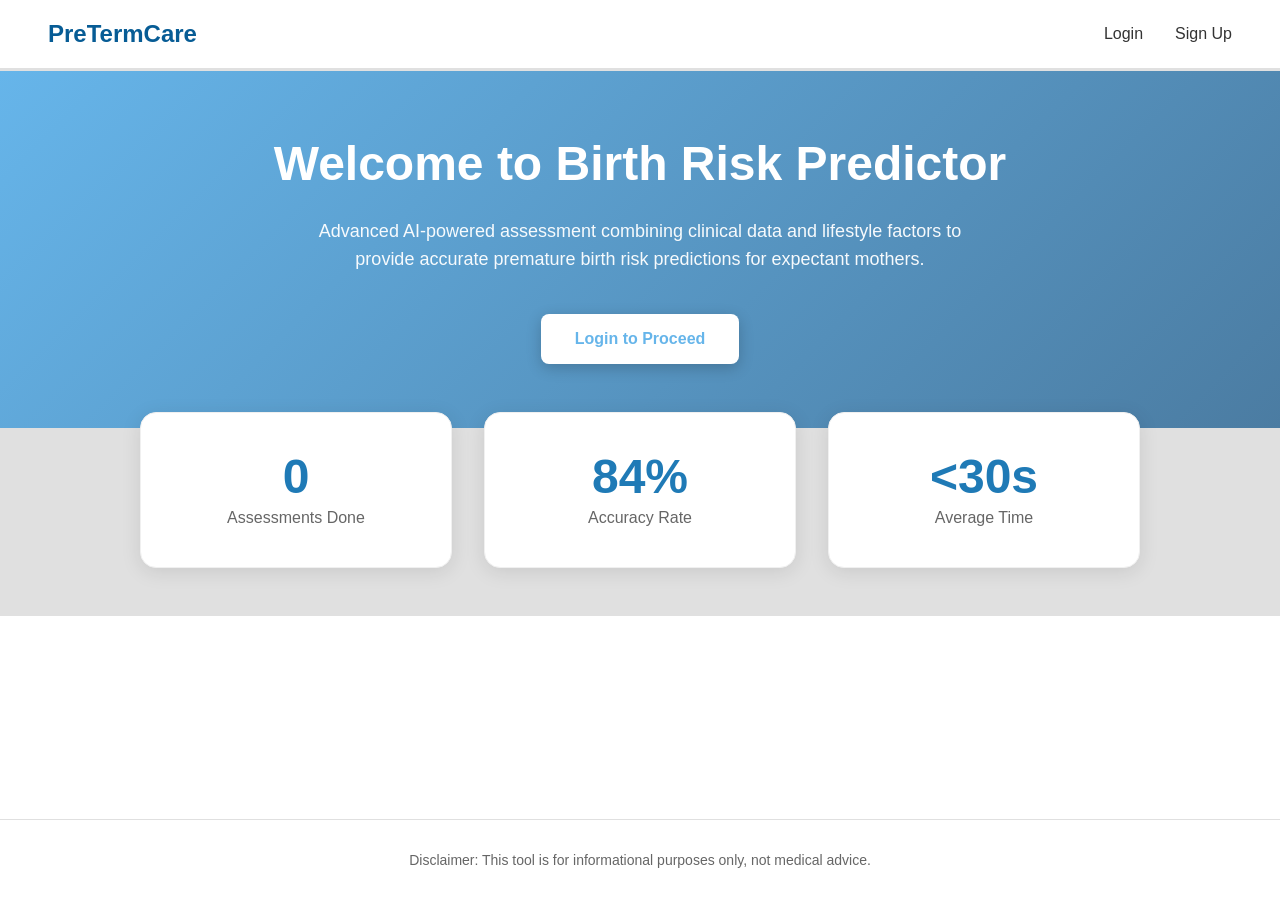
<file: frontend/index.html>
<!DOCTYPE html>
<html lang="en">
<head>
  <meta charset="UTF-8">
  <meta name="viewport" content="width=device-width, initial-scale=1.0">
  <title>PreTermCare</title>
  <link rel="stylesheet" href="css/index.css">
  <script defer src="js/index.js"></script>
</head>
<body>

  <header class="header">
    <a href="index.html" style="text-decoration: none; color: inherit;">
      <h1 class="logo" style="cursor: pointer;">PreTermCare</h1>
    </a>

    <nav id="navMenu" class="nav">
      <!-- JS will replace these -->
      <a href="login.html">Login</a>
      <a href="signup.html">Sign Up</a>
    </nav>
  </header>

  <main class="main">
    <section class="hero">
      <h2>Welcome to Birth Risk Predictor</h2>
      <p>Advanced AI-powered assessment combining clinical data and lifestyle factors to provide accurate premature birth risk predictions for expectant mothers.</p>
      
      <div class="button-group">
        <a href="login.html" id="loginBtn" class="button button-primary">Login to Proceed</a>
        <a href="form.html" id="startBtn" class="button button-primary">Start assisment</a>
        <a href="imageprocessing.html" id="imageBtn" class="button button-secondary">Medical Report </a>
      </div>
    </section>
  </main>

  <section class="stats-section">
    <div class="stats">
      <div class="stat-card">
        <div class="stat-number">0</div>
        <div class="stat-label">Assessments Done</div>
      </div>
      <div class="stat-card">
        <div class="stat-number">84%</div>
        <div class="stat-label">Accuracy Rate</div>
      </div>
      <div class="stat-card">
        <div class="stat-number">&lt;30s</div>
        <div class="stat-label">Average Time</div>
      </div>
    </div>
  </section>

  <footer class="footer">
    <p>Disclaimer: This tool is for informational purposes only, not medical advice.</p>
  </footer>

</body>
</html>
</file>
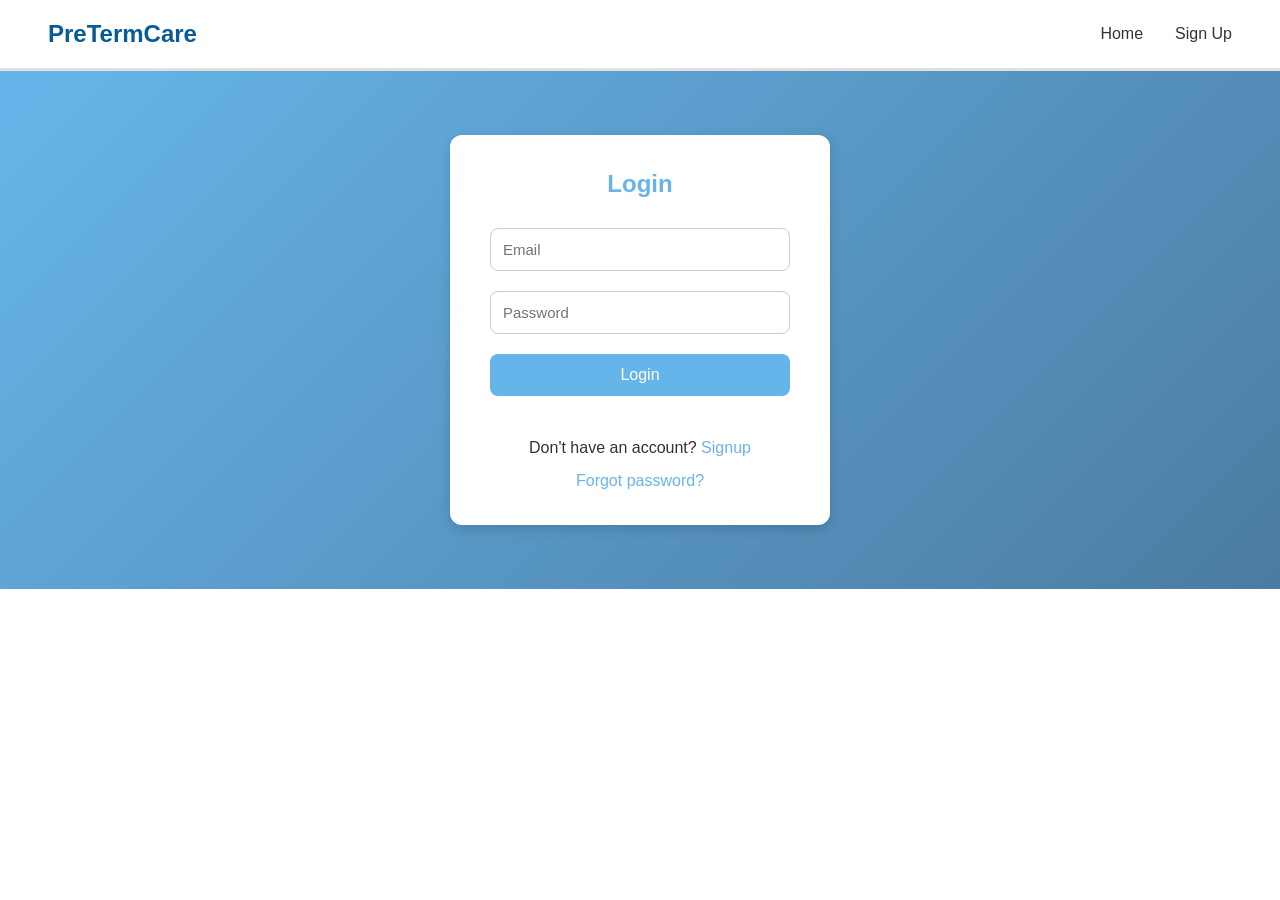
<file: frontend/login.html>
<!DOCTYPE html>
<html lang="en">
<head>
  <meta charset="UTF-8">
  <title>Login</title>
  <link rel="stylesheet" href="css/index.css">   
  <link rel="stylesheet" href="css/login.css">   
</head>
<body>

  <!-- HEADER ===== -->
  <header class="header">
    <a href="index.html" style="text-decoration: none; color: inherit;">
     <h1 class="logo" style="cursor: pointer;">PreTermCare</h1>
    </a>

    <nav id="navMenu" class="nav">
      <a href="index.html">Home</a>
      <a href="signup.html">Sign Up</a>
    </nav>
  </header>

  <!-- ===== MAIN ===== -->
  <main class="main">
    <div class="container">
      <h2>Login</h2>

      <form id="loginForm">
        <input type="email" id="email" placeholder="Email" required>
        <input type="password" id="password" placeholder="Password" required>
        <button type="submit">Login</button>
      </form>
       <p id="message"></p>
      <p>Don't have an account? <a href="signup.html">Signup</a></p>
      <p><a href="forgot.html">Forgot password?</a></p>
    </div>
  </main>

<script>
  document.getElementById("loginForm").addEventListener("submit", async (e) => {
    e.preventDefault();

    const email = document.getElementById("email").value;
    const password = document.getElementById("password").value;

    try {
      const res = await fetch("http://localhost:5000/login", {
        method: "POST",
        headers: { "Content-Type": "application/json" },
        body: JSON.stringify({ email, password })
      });

      const data = await res.json();
      const msg = data.message || (res.ok ? "Login successful" : "Login failed");
      message.textContent = msg;
      message.style.color = res.ok ? "green" : "red"
      alert(data.message);

      if (res.ok) {
        localStorage.setItem("loggedInUser", email);
        window.location.href = "index.html";
      }
    } catch (err) {
      console.error("Login error:", err);
      alert("Something went wrong.");
    }
  });
</script>

</body>
</html>
</file>
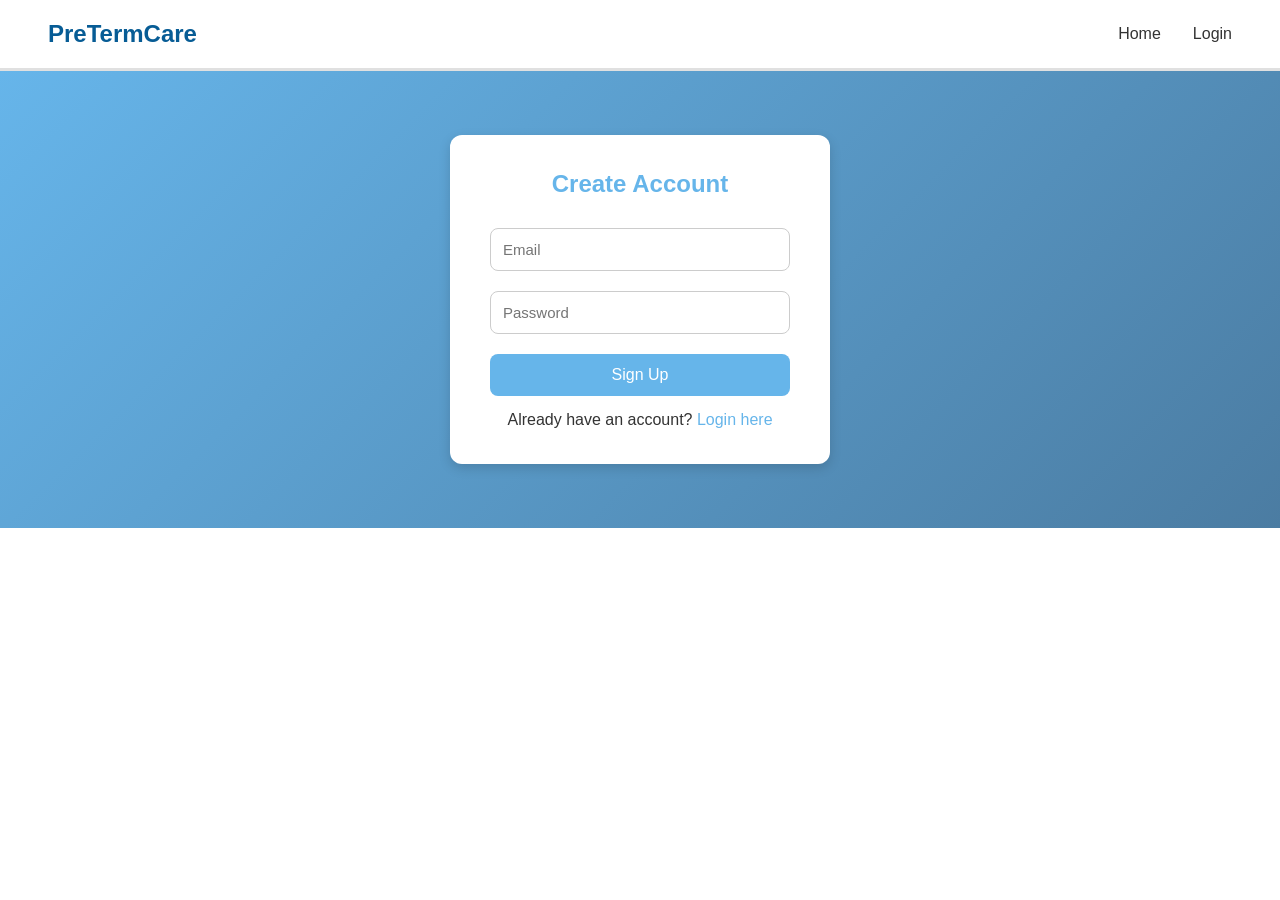
<file: frontend/signup.html>
<!DOCTYPE html>
<html lang="en">
<head>
  <meta charset="UTF-8">
  <title>Sign Up</title>

  <!-- Main site styles -->
  <link rel="stylesheet" href="css/index.css">
  <!-- Signup page styles -->
  <link rel="stylesheet" href="css/signup.css">
</head>
<body>

  <!-- ===== HEADER (same as index & login) ===== -->
  <header class="header">
    <a href="index.html" style="text-decoration: none; color: inherit;">
      <h1 class="logo" style="cursor: pointer;">PreTermCare</h1>
    </a>

    <nav id="navMenu" class="nav">
      <a href="index.html">Home</a>
      <a href="login.html">Login</a>
    </nav>
  </header>

  <!-- ===== MAIN ===== -->
  <main class="main">
    <div class="container">
      <h2>Create Account</h2>

      <form id="signupForm">
        <input type="email" id="email" placeholder="Email" required>
        <input type="password" id="password" placeholder="Password" required>
        <button type="submit">Sign Up</button>
      </form>

      <p>Already have an account? <a href="login.html">Login here</a></p>
    </div>
    
  </main>

  <script>
    document.getElementById("signupForm").addEventListener("submit", async (e) => {
      e.preventDefault();

      const email = document.getElementById("email").value;
      const password = document.getElementById("password").value;

      try {
        const res = await fetch("http://localhost:5000/signup", {
          method: "POST",
          headers: { "Content-Type": "application/json" },
          body: JSON.stringify({ email, password })
        });

        const data = await res.json();
        alert(data.message);

        if (res.ok) {
          window.location.href = "login.html";
        }

      } catch (err) {
        console.error("Signup error:", err);
        alert("Something went wrong, please try again.");
      }
    });
  </script>

</body>
</html>
</file>
<file: frontend/css/index.css>
* {
  margin: 0;
  padding: 0;
  box-sizing: border-box;
}

body {
  font-family: -apple-system, BlinkMacSystemFont, 'Segoe UI', 'Roboto', 'Oxygen', 'Ubuntu', 'Cantarell', sans-serif;
  min-height: 100vh;
  display: flex;
  flex-direction: column;
  background: white;
  color: #333;
}

/* Header Styles */
.header {
  background: white;
  padding: 1.25rem 3rem;
  display: flex;
  justify-content: space-between;
  align-items: center;
  border-bottom: 3px solid #e0e0e0;
  position: relative;
  z-index: 10;
}

.logo {
  font-size: 1.5rem;
  font-weight: 700;
  color: #075c95;
  margin: 0;
}

.nav {
  display: flex;
  gap: 2rem;
  align-items: center;
}

.nav a {
  text-decoration: none;
  color: #333;
  font-weight: 500;
  font-size: 1rem;
  transition: color 0.3s ease;
}

.nav a:hover {
  color: #667eea;
}

.nav span {
  color: #667eea;
  font-weight: 600;
}

/* Main Content - Gradient Section */
.main {
  background: linear-gradient(135deg, #66b5ea 0%, #4b7ca2 100%);
  padding: 4rem 2rem;
  display: flex;
  align-items: center;
  justify-content: center;
}

.hero {
  text-align: center;
  max-width: 900px;
  width: 100%;
}

.hero h2 {
  font-size: 3rem;
  font-weight: 800;
  color: white;
  margin-bottom: 1.5rem;
  line-height: 1.2;
}

.hero p {
  font-size: 1.125rem;
  color: rgba(255, 255, 255, 0.95);
  margin-bottom: 2.5rem;
  line-height: 1.6;
  max-width: 700px;
  margin-left: auto;
  margin-right: auto;
}

/* Button Styles */
.button-group {
  display: flex;
  gap: 1rem;
  justify-content: center;
  align-items: center;
  flex-wrap: wrap;
}

.button {
  padding: 0.875rem 2rem;
  border-radius: 8px;
  text-decoration: none;
  font-weight: 600;
  font-size: 1rem;
  transition: all 0.3s ease;
  cursor: pointer;
  border: 2px solid transparent;
  display: inline-block;
}

.button-primary {
  background: white;
  color: #66b5ea;
  box-shadow: 0 4px 15px rgba(0, 0, 0, 0.2);
}

.button-primary:hover {
  transform: translateY(-2px);
  box-shadow: 0 6px 20px rgba(0, 0, 0, 0.3);
}

.button-secondary {
  background: rgba(102, 126, 234, 0.3);
  color: white;
  border: 2px solid white;
}

.button-secondary:hover {
  background: rgba(102, 126, 234, 0.5);
  transform: translateY(-2px);
}

/* Stats Section - Outside purple area */
.stats-section {
  background: #e0e0e0;
  padding: 2rem 2rem 3rem 2rem;
  position: relative;
  z-index: 5;
}

.stats {
  display: grid;
  grid-template-columns: repeat(3, 1fr);
  gap: 2rem;
  max-width: 1000px;
  margin: -3rem auto 0 auto;
  position: relative;
}

.stat-card {
  background: white;
  padding: 2.5rem 2rem;
  border-radius: 16px;
  box-shadow: 0 4px 20px rgba(0, 0, 0, 0.1);
  text-align: center;
  border: 1px solid #f0f0f0;
  transition: transform 0.3s ease, box-shadow 0.3s ease;
}

.stat-card:hover {
  transform: translateY(-5px);
  box-shadow: 0 8px 30px rgba(0, 0, 0, 0.15);
}

.stat-number {
  font-size: 3rem;
  font-weight: 800;
  color: #1f7ab6;
  margin-bottom: 0.5rem;
  line-height: 1;
}

.stat-label {
  font-size: 1rem;
  color: #666;
  font-weight: 500;
}

/* Footer */
.footer {
  background:  white;
  color: #666;
  text-align: center;
  padding: 2rem;
  margin-top: auto;
  border-top: 1px solid #e0e0e0;
}

.footer p {
  font-size: 0.875rem;
}

/* Responsive Design */
@media (max-width: 968px) {
  .stats {
    grid-template-columns: repeat(3, 1fr);
    gap: 1.5rem;
    padding: 0 1rem;
  }

  .stat-card {
    padding: 2rem 1rem;
  }

  .stat-number {
    font-size: 2.5rem;
  }
}

@media (max-width: 768px) {
  .header {
    padding: 1rem 1.5rem;
  }

  .logo {
    font-size: 1.25rem;
  }

  .nav {
    gap: 1rem;
    font-size: 0.9rem;
  }

  .main {
    padding: 3rem 1.5rem;
  }

  .hero h2 {
    font-size: 2.25rem;
  }

  .hero p {
    font-size: 1rem;
  }

  .button {
    padding: 0.75rem 1.5rem;
    font-size: 0.95rem;
  }

  .stats {
    grid-template-columns: 1fr;
    gap: 1.5rem;
    margin-top: -2rem;
  }

  .stat-card {
    padding: 2rem 1.5rem;
  }

  .stat-number {
    font-size: 2.5rem;
  }
}

@media (max-width: 480px) {
  .hero h2 {
    font-size: 1.75rem;
  }

  .button-group {
    flex-direction: column;
    width: 100%;
  }

  .button {
    width: 100%;
    max-width: 300px;
  }

  .stat-number {
    font-size: 2rem;
  }

  .stat-label {
    font-size: 0.9rem;
  }
}
</file>
<file: frontend/css/login.css>
/* ================= LOGIN PAGE ONLY ================= */

.container {
  background: white;
  padding: 35px 40px;
  width: 100%;
  max-width: 380px;
  border-radius: 12px;
  box-shadow: 0 4px 12px rgba(0,0,0,0.15);
  text-align: center;
}

.container h2 {
  margin-bottom: 20px;
  color: #66b5ea;
}

/* Inputs */
#loginForm input {
  width: 100%;
  padding: 12px;
  margin: 10px 0;
  border-radius: 8px;
  border: 1px solid #ccc;
  font-size: 15px;
}

/* Button */
#loginForm button {
  width: 100%;
  padding: 12px;
  background: #66b5ea;
  border: none;
  color: white;
  font-size: 16px;
  border-radius: 8px;
  cursor: pointer;
  margin-top: 10px;
}

#loginForm button:hover {
  background: #66b5ea;
}

/* Text */
.container p {
  margin-top: 15px;
}

.container a {
  color: #66b5ea;
  text-decoration: none;
}

.container a:hover {
  text-decoration: underline;
}
#message {
  font-size: 14px;
  margin-top: 10px;
  min-height: 18px; /* keeps space even if empty */
}
</file>
<file: frontend/css/signup.css>
/* ================= SIGNUP PAGE ONLY ================= */

.container {
  background: white;
  padding: 35px 40px;
  width: 100%;
  max-width: 380px;
  border-radius: 12px;
  box-shadow: 0 4px 12px rgba(0,0,0,0.15);
  text-align: center;
}

.container h2 {
  margin-bottom: 20px;
  color: #66b5ea;
}

/* Inputs */
#signupForm input {
  width: 100%;
  padding: 12px;
  margin: 10px 0;
  border-radius: 8px;
  border: 1px solid #ccc;
  font-size: 15px;
}

/* Button */
#signupForm button {
  width: 100%;
  padding: 12px;
  background: #66b5ea;
  border: none;
  color: white;
  font-size: 16px;
  border-radius: 8px;
  cursor: pointer;
  margin-top: 10px;
}

#signupForm button:hover {
  background: #66b5ea;
}

/* Text */
.container p {
  margin-top: 15px;
}

.container a {
  color: #66b5ea;
  text-decoration: none;
}

.container a:hover {
  text-decoration: underline;
}
</file>
